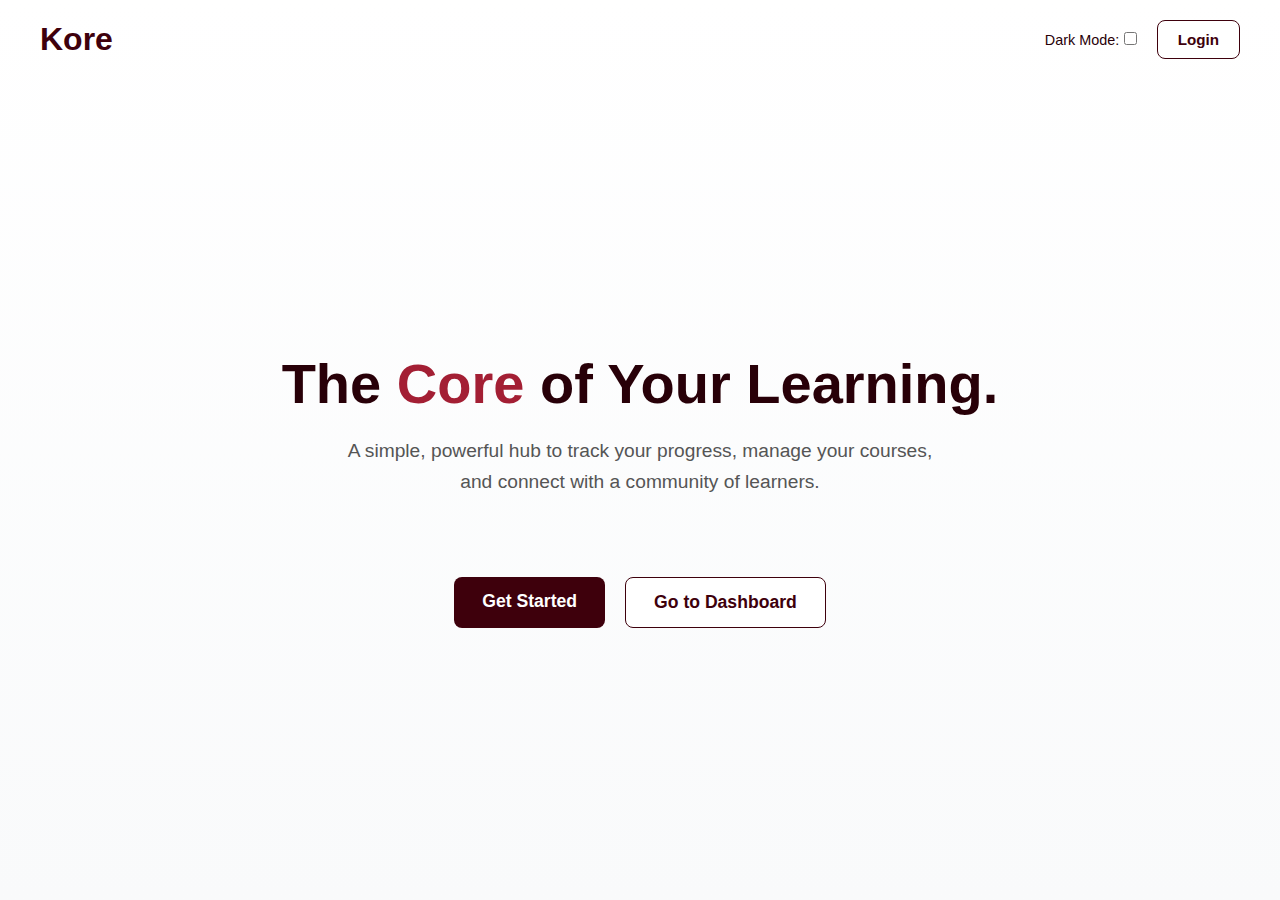
<file: index.html>
<!DOCTYPE html>
<html lang="en">
<head>
    <meta charset="UTF-8">
    <meta name="viewport" content="width=device-width, initial-scale=1.0">
    <title>Kore - Your Learning Journey</title>
    <link rel="stylesheet" href="auth-style.css">
    <!-- Script will be loaded at the end -->
    <style>
        /* Small style adjustments for the nav toggle */
        .landing-nav {
            display: flex;
            align-items: center; /* Vertically align items */
            justify-content: space-between;
            padding: 20px 40px;
            flex-wrap: wrap; /* Allow wrapping on small screens */
            gap: 15px; /* Add gap for wrapping */
        }
        .nav-right-items {
            display: flex;
            align-items: center;
            gap: 20px; /* Space between toggle and login button */
        }
        /* Make theme switch label slightly smaller */
        .theme-switch-wrapper label {
             font-size: 0.9rem;
        }
    </style>
</head>
<body>

    <div class="landing-container">
        <nav class="landing-nav">
            <div class="logo">Kore</div>

            <!-- MODIFIED: Grouped right-side items -->
            <div class="nav-right-items">
                <!-- NEW: Dark Mode Toggle -->
                <div class="theme-switch-wrapper">
                    <label for="theme-switch-landing">Dark Mode:</label>
                    <label class="theme-switch">
                        <!-- Use a unique ID for this page's toggle -->
                        <input type="checkbox" id="theme-switch-landing">
                        <span class="slider round"></span>
                    </label>
                </div>
                <!-- END NEW -->

                <a href="auth.html" class="btn btn-secondary">Login</a>
            </div>
            <!-- END MODIFICATION -->
        </nav>

        <main class="hero-section">
            <h1>The <span class="accent-text">Core</span> of Your Learning.</h1>
            <p>A simple, powerful hub to track your progress, manage your courses, and connect with a community of learners.</p>

            <div class="hero-buttons">
                <a href="auth.html" class="btn btn-primary btn-large">Get Started</a>
                <a href="dashboard.html" class="btn btn-secondary btn-large">Go to Dashboard</a>
            </div>

        </main>
    </div>

    <!-- NEW: Embedded Script for Landing Page Dark Mode -->
    <script>
        // Apply theme immediately on load
        const currentTheme = localStorage.getItem('theme');
        if (currentTheme === 'dark') {
            document.body.classList.add('dark-mode');
        }

        document.addEventListener('DOMContentLoaded', () => {
            const themeSwitchLanding = document.getElementById('theme-switch-landing');

            if(themeSwitchLanding) {
                // Set initial toggle state
                themeSwitchLanding.checked = document.body.classList.contains('dark-mode');

                // Add event listener
                themeSwitchLanding.addEventListener('change', function(event) {
                    if (event.target.checked) {
                        document.body.classList.add('dark-mode');
                        localStorage.setItem('theme', 'dark');
                    } else {
                        document.body.classList.remove('dark-mode');
                        localStorage.setItem('theme', 'light');
                    }
                });
            }
        });
    </script>
    <!-- END NEW SCRIPT -->

</body>

</html>
</file>
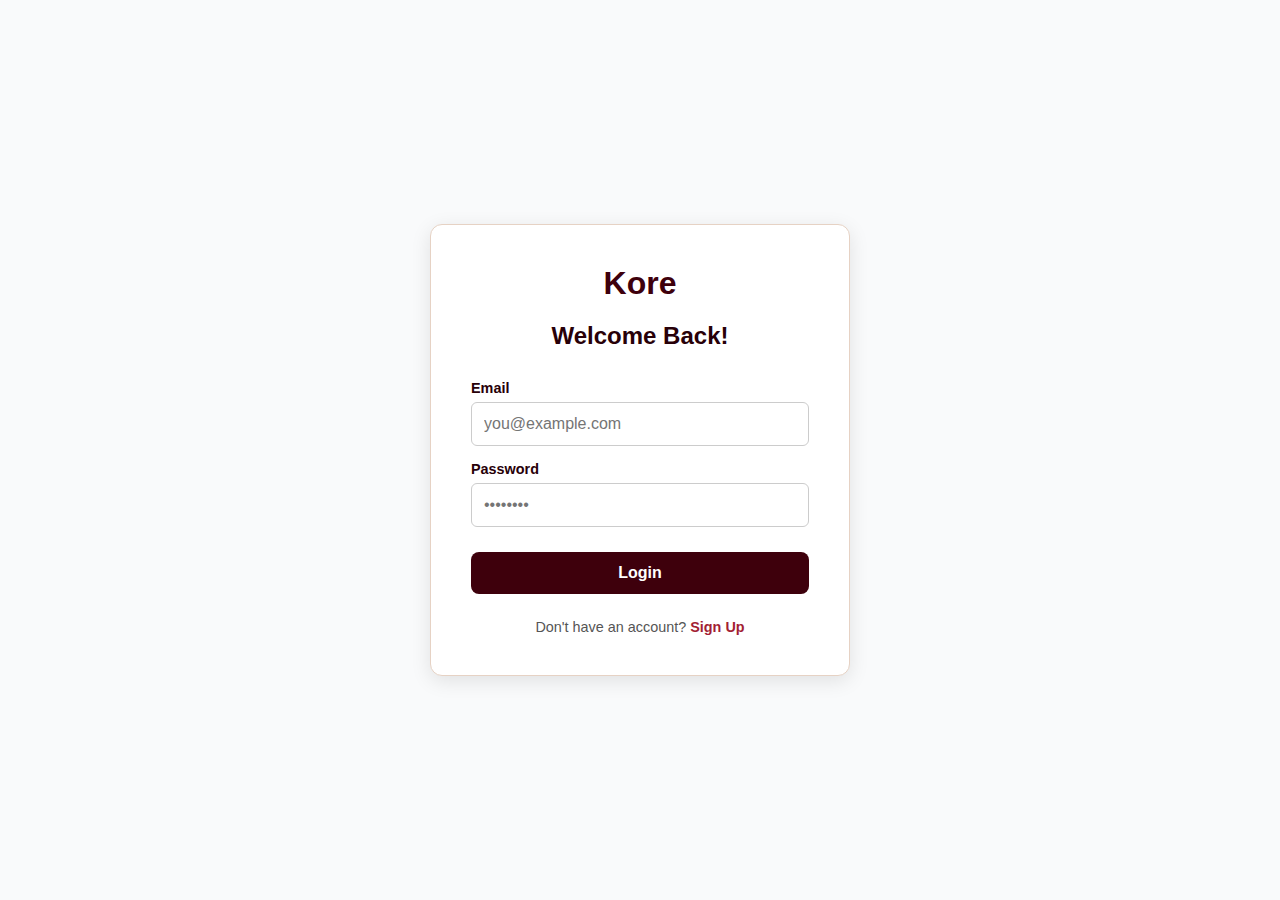
<file: auth.html>
<!DOCTYPE html>
<html lang="en">
<head>
    <meta charset="UTF-8">
    <meta name="viewport" content="width=device-width, initial-scale=1.0">
    <title>Kore - Welcome</title>
    <link rel="stylesheet" href="auth-style.css">
</head>
<body>

    <main class="auth-container">
        
        <div class="auth-box" id="login-box">
            <a href="landing.html" class="logo">Kore</a>
            <h1>Welcome Back!</h1>
            
            <form class="auth-form" action="index.html">
                <div class="form-group">
                    <label for="login-email">Email</label>
                    <input type="email" id="login-email" placeholder="you@example.com" required>
                </div>
                <div class="form-group">
                    <label for="login-password">Password</label>
                    <input type="password" id="login-password" placeholder="••••••••" required>
                </div>

                <button type="submit" class="btn btn-primary">Login</button>
            </form>

            <p class="auth-toggle-text">
                Don't have an account? 
                <a href="#" id="show-signup">Sign Up</a>
            </p>
        </div>
        
        <div class="auth-box" id="signup-box" style="display: none;">
            <a href="landing.html" class="logo">Kore</a>
            <h1>Create Your Account</h1>
            
            <form class="auth-form" id="signup-form">
                <div class="form-group">
                    <label for="signup-name">Full Name</label>
                    <input type="text" id="signup-name" placeholder="Your Name" required>
                </div>
                <div class="form-group">
                    <label for="signup-email">Email</label>
                    <input type="email" id="signup-email" placeholder="you@example.com" required>
                </div>
                <div class="form-group">
                    <label for="signup-password">Password</label>
                    <input type="password" id="signup-password" placeholder="Create a strong password" required>
                </div>

                <button type="submit" class="btn btn-primary">Create Account</button>
            </form>

            <p class="auth-toggle-text">
                Already have an account? 
                <a href="#" id="show-login">Login</a>
            </p>
        </div>
        
    </main>
    
    <script src="auth-script.js"></script>
</body>
</html>
</file>
<file: auth-style.css>
/* --- Global Styles & Variables --- */
:root {
    /* --- Light Mode: Rich Earth & Berry --- */
    --primary-dark-blue: #3E000C;        /* Deep Chocolate */
    --primary-medium-blue: #A31F34;     /* Berry Red Pop */
    --primary-light-blue: #FFECD1;      /* Sand */
    --text-dark: #280008;              /* Very Dark Chocolate for text */
    --text-light: #FFFFFF;             /* White */
    --secondary-text-color: #6D4C4A;    /* Muted Brown */
    --bg-color: #FFF8F0;               /* Overall page background - light cream */
    --card-bg-color: #FFFFFF;          /* Card backgrounds - white */
    --border-color: #E6D2C4;           /* Light border */
    --shadow: 0 4px 12px rgba(40, 0, 8, 0.1); /* Subtle shadow */
    --input-border-color: #D4C0B0;     /* Input border */
    --input-bg-color: #FFFFFF;         /* Input background */
    --placeholder-text-color: #A08A7C; /* Muted placeholder */

    /* --- Dark Mode: Deep Cocoa & Muted Berry --- */
    --dm-bg-color: #1F1113;             /* Very Dark Brown/Black BG */
    --dm-card-bg-color: #2B1A1E;         /* Dark Brown Card */
    --dm-text-dark: #EAE0E3;            /* Soft Off-White/Light Pinkish-Grey Text */
    --dm-secondary-text-color: #B8A9AC; /* Muted Greyish-Brown Text */
    --dm-border-color: #4A3539;         /* Dark Desaturated Brown Border */
    --dm-shadow: 0 4px 12px rgba(0, 0, 0, 0.4); /* Darker shadow */
    --dm-primary-dark-blue: #B36A7A;     /* Muted Rose/Berry (Accent Pop) */
    --dm-primary-medium-blue: #A31F34; /* Keep original Berry for Primary Actions */
    --dm-primary-light-blue: #7A525E;   /* Darker Muted Rose */
    --dm-input-border-color: #4A3539;   /* Same as dark border */
    --dm-input-bg-color: #382428;       /* Slightly lighter than card for inputs */
    --dm-placeholder-text-color: #8C7F82;/* Muted placeholder in dark mode */
}

* {
    box-sizing: border-box;
    margin: 0;
    padding: 0;
}

body {
    font-family: -apple-system, BlinkMacSystemFont, "Segoe UI", Roboto, Helvetica, Arial, sans-serif;
    background-color: #f9fafb;
    color: var(--text-dark);
}

.logo {
    font-size: 2rem;
    font-weight: 700;
    color: var(--primary-dark-blue);
    text-decoration: none;
}
.accent-text {
    color: var(--primary-medium-blue);
}

.btn {
    padding: 10px 20px;
    border: none;
    border-radius: 8px;
    font-weight: 600;
    cursor: pointer;
    transition: all 0.2s;
    display: inline-block;
    text-align: center;
    text-decoration: none;
    font-size: 0.95rem;
}
.btn-large {
    font-size: 1.1rem;
    padding: 14px 28px;
}
.btn:hover { 
    opacity: 0.8;
}

.btn-primary {
    background-color: var(--primary-dark-blue);
    color: var(--text-light);
}
.btn-secondary {
    background-color: var(--text-light);
    color: var(--primary-dark-blue);
    border: 1px solid var(--primary-dark-blue);
}

/* --- Landing Page Styles --- */
.landing-container {
    min-height: 100vh;
    display: flex;
    flex-direction: column;
    background: linear-gradient(to bottom, #ffffff 0%, #f9fafb 100%);
}

.landing-nav {
    display: flex;
    justify-content: space-between;
    align-items: center;
    padding: 20px 40px;
}

.hero-section {
    flex-grow: 1;
    display: flex;
    flex-direction: column;
    justify-content: center;
    align-items: center;
    text-align: center;
    padding: 20px;
}

.hero-section h1 {
    font-size: 3.5rem;
    color: var(--text-dark);
    margin-bottom: 20px;
}

.hero-section p {
    font-size: 1.2rem;
    color: #555;
    margin-bottom: 40px;
    max-width: 600px;
    line-height: 1.6;
}

/* Add this new style for the button container */
.hero-buttons {
    display: flex;
    gap: 20px; /* Adds space between the buttons */
    margin-top: 40px;
}

/* ... keep all your other styles ... */

/* --- Auth Page Styles (Login/Signup) --- */
.auth-container {
    display: grid;
    place-items: center;
    min-height: 100vh;
    padding: 20px;
}

.auth-box {
    width: 100%;
    max-width: 420px;
    background-color: var(--text-light);
    padding: 40px;
    border-radius: 12px;
    box-shadow: 0 5px 20px rgba(0,0,0,0.1);
    text-align: center;
    border: 1px solid var(--border-color);
}

.auth-box .logo {
    margin-bottom: 20px;
    display: inline-block;
}

.auth-box h1 {
    font-size: 1.5rem;
    margin-bottom: 30px;
    color: var(--text-dark);
}

.auth-form {
    display: flex;
    flex-direction: column;
    gap: 15px;
    text-align: left;
}

.form-group {
    display: flex;
    flex-direction: column;
}

.form-group label {
    font-weight: 600;
    margin-bottom: 6px;
    font-size: 0.9rem;
}

.form-group input {
    padding: 12px;
    border: 1px solid #ccc;
    border-radius: 6px;
    font-size: 1rem;
}

.auth-form .btn {
    margin-top: 10px;
    font-size: 1rem;
    padding: 12px;
}

.auth-toggle-text {
    margin-top: 25px;
    font-size: 0.9rem;
    color: #555;
}

.auth-toggle-text a {
    color: var(--primary-medium-blue);
    font-weight: 600;
    text-decoration: none;
    cursor: pointer;
}
.auth-toggle-text a:hover {
    text-decoration: underline;
}

/* --- Responsive --- */
@media (max-width: 600px) {
    .hero-section h1 {
        font-size: 2.5rem;
    }
    .hero-section p {
        font-size: 1rem;
    }
    .landing-nav {
        padding: 20px;
    }
    .auth-box {
        padding: 30px 20px;
    }

    /* Add this inside your existing @media (max-width: 600px) block */
    .hero-buttons {
        flex-direction: column; /* Stack buttons on mobile */
        width: 90%;
        max-width: 300px;
        gap: 15px;
    }
    .hero-buttons .btn {
        width: 100%; /* Make buttons full-width on mobile */
    }
}

/* ===============================================
--- DARK MODE STYLES for Landing/Auth Pages ---
===============================================
*/

body.dark-mode {
    background-color: var(--dm-bg-color, #280008); /* Use variable or default */
    color: var(--dm-text-dark, #F5E9F0);
}

body.dark-mode .landing-container {
    /* Adjust gradient if desired, or use solid color */
    background: var(--dm-bg-color, #280008);
}

body.dark-mode .logo {
    color: var(--dm-text-dark, #F5E9F0);
}
body.dark-mode .accent-text {
    color: var(--dm-primary-dark-blue, #D4AF37); /* Use dark mode accent */
}

body.dark-mode .landing-nav a.btn-secondary,
body.dark-mode .hero-buttons a.btn-secondary {
    background-color: transparent;
    color: var(--dm-primary-light-blue, #6A3A40);
    border-color: var(--dm-primary-light-blue, #6A3A40);
}
body.dark-mode .landing-nav a.btn-secondary:hover,
body.dark-mode .hero-buttons a.btn-secondary:hover {
     background-color: rgba(106, 58, 64, 0.1); /* Slight bg on hover */
}


body.dark-mode .hero-section h1 {
    color: var(--dm-text-dark, #F5E9F0);
}

body.dark-mode .hero-section p {
    color: var(--dm-secondary-text-color, #CDBEB5);
}

body.dark-mode .auth-box {
    background-color: var(--dm-card-bg-color, #3E000C);
    border-color: var(--dm-border-color, #5A2A38);
}

body.dark-mode .auth-box h1 {
     color: var(--dm-text-dark, #F5E9F0);
}

body.dark-mode .form-group label {
     color: var(--dm-secondary-text-color, #CDBEB5);
}

body.dark-mode .form-group input {
    background-color: var(--dm-input-bg-color, #4A0010);
    border-color: var(--dm-input-border-color, #5A2A38);
    color: var(--dm-text-dark, #F5E9F0);
}
body.dark-mode .form-group input::placeholder {
     color: var(--dm-placeholder-text-color, #9A7B80);
}

body.dark-mode .auth-toggle-text {
     color: var(--dm-secondary-text-color, #CDBEB5);
}

body.dark-mode .auth-toggle-text a {
    color: var(--dm-primary-dark-blue, #D4AF37); /* Use dark mode accent */
}

/* Dark mode toggle styles (should already be in style.css, but ensure specificity here if needed) */
body.dark-mode .theme-switch-wrapper label {
    color: var(--dm-secondary-text-color, #CDBEB5);
}
body.dark-mode .slider {
    background-color: var(--dm-border-color, #5A2A38);
}
body.dark-mode input:checked + .slider {
    background-color: var(--dm-primary-dark-blue, #D4AF37); /* Use dark mode accent */
}
body.dark-mode .slider:before {
    background-color: var(--dm-secondary-text-color, #CDBEB5);
}
</file>
